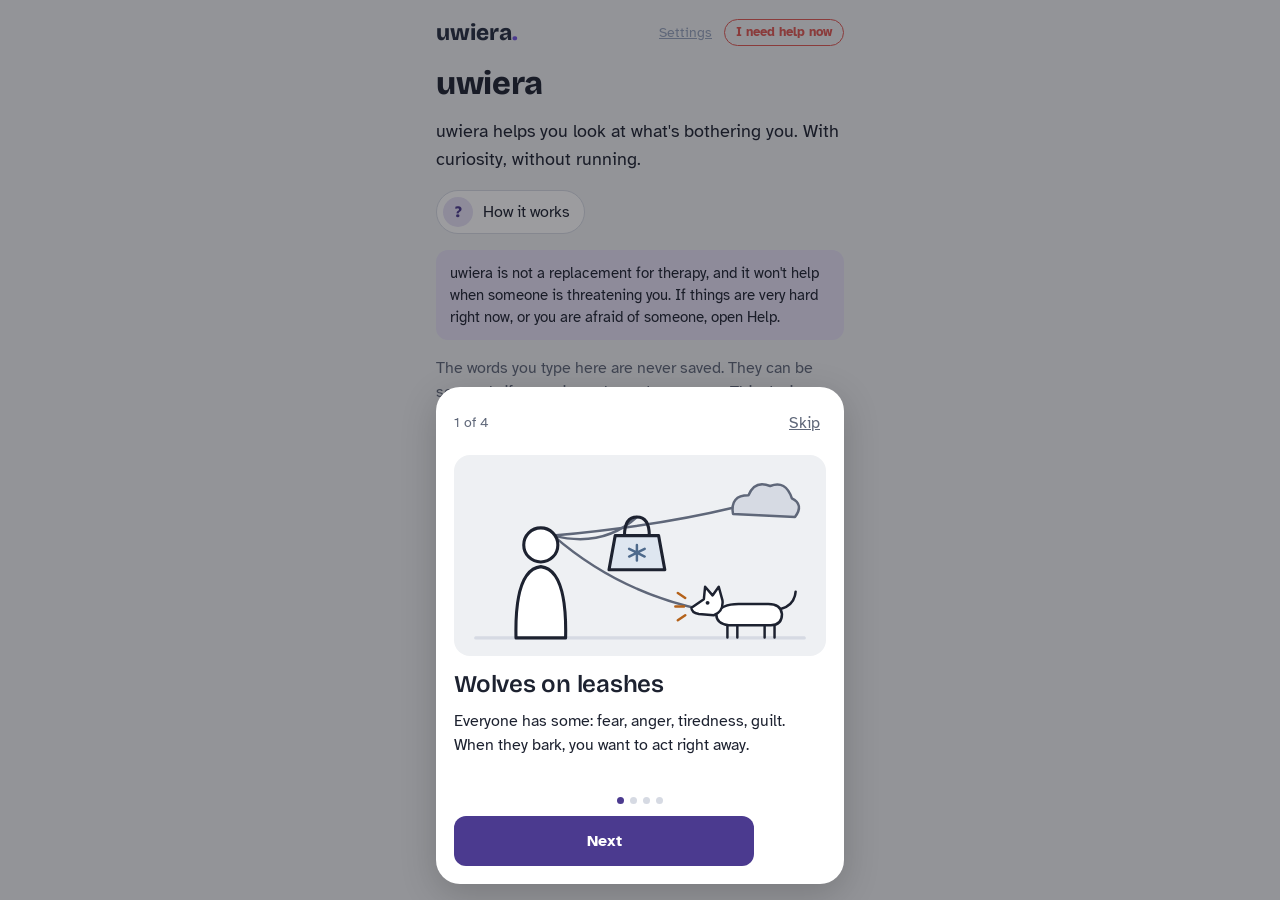
<file: index.html>
<!doctype html>
<html lang="pl">
  <head>
    <meta charset="UTF-8" />
    <meta name="viewport" content="width=device-width, initial-scale=1.0, viewport-fit=cover" />
    <meta name="theme-color" content="#3d4a43" />
    <meta name="description" content="Wciąż zimno. Już nie strasznie." />
    <link rel="icon" href="/icon.svg" type="image/svg+xml" />
    <link rel="apple-touch-icon" href="/apple-touch-icon.png" />
    <title>uwiera</title>
    <script type="module" crossorigin src="/assets/index-CW1aq5MN.js"></script>
    <link rel="stylesheet" crossorigin href="/assets/index-MeJyAs6c.css">
    <meta name="robots" content="noindex">
    <meta name="referrer" content="no-referrer">
  <link rel="manifest" href="/manifest.webmanifest"></head>
  <body>
    <div id="root"></div>
  </body>
</html>
</file>
<file: assets/index-MeJyAs6c.css>
@font-face{font-family:Bricolage Grotesque;font-style:normal;font-display:swap;font-weight:600;src:url(/assets/bricolage-grotesque-vietnamese-600-normal-Ipewt4hn.woff2)format("woff2"),url(/assets/bricolage-grotesque-vietnamese-600-normal-BppAn7jL.woff)format("woff");unicode-range:U+102-103,U+110-111,U+128-129,U+168-169,U+1A0-1A1,U+1AF-1B0,U+300-301,U+303-304,U+308-309,U+323,U+329,U+1EA0-1EF9,U+20AB}@font-face{font-family:Bricolage Grotesque;font-style:normal;font-display:swap;font-weight:600;src:url(/assets/bricolage-grotesque-latin-ext-600-normal-CN5JKkBm.woff2)format("woff2"),url(/assets/bricolage-grotesque-latin-ext-600-normal-DF26P3Q7.woff)format("woff");unicode-range:U+100-2BA,U+2BD-2C5,U+2C7-2CC,U+2CE-2D7,U+2DD-2FF,U+304,U+308,U+329,U+1D00-1DBF,U+1E00-1E9F,U+1EF2-1EFF,U+2020,U+20A0-20AB,U+20AD-20C0,U+2113,U+2C60-2C7F,U+A720-A7FF}@font-face{font-family:Bricolage Grotesque;font-style:normal;font-display:swap;font-weight:600;src:url(/assets/bricolage-grotesque-latin-600-normal-nxTgbNFE.woff2)format("woff2"),url(/assets/bricolage-grotesque-latin-600-normal-Bw0J83-2.woff)format("woff");unicode-range:U+??,U+131,U+152-153,U+2BB-2BC,U+2C6,U+2DA,U+2DC,U+304,U+308,U+329,U+2000-206F,U+20AC,U+2122,U+2191,U+2193,U+2212,U+2215,U+FEFF,U+FFFD}@font-face{font-family:Bricolage Grotesque;font-style:normal;font-display:swap;font-weight:800;src:url(/assets/bricolage-grotesque-vietnamese-800-normal-RJtJa6zl.woff2)format("woff2"),url(/assets/bricolage-grotesque-vietnamese-800-normal-DJ4hCX8l.woff)format("woff");unicode-range:U+102-103,U+110-111,U+128-129,U+168-169,U+1A0-1A1,U+1AF-1B0,U+300-301,U+303-304,U+308-309,U+323,U+329,U+1EA0-1EF9,U+20AB}@font-face{font-family:Bricolage Grotesque;font-style:normal;font-display:swap;font-weight:800;src:url(/assets/bricolage-grotesque-latin-ext-800-normal-BimIDUhy.woff2)format("woff2"),url(/assets/bricolage-grotesque-latin-ext-800-normal-CkoBqIJM.woff)format("woff");unicode-range:U+100-2BA,U+2BD-2C5,U+2C7-2CC,U+2CE-2D7,U+2DD-2FF,U+304,U+308,U+329,U+1D00-1DBF,U+1E00-1E9F,U+1EF2-1EFF,U+2020,U+20A0-20AB,U+20AD-20C0,U+2113,U+2C60-2C7F,U+A720-A7FF}@font-face{font-family:Bricolage Grotesque;font-style:normal;font-display:swap;font-weight:800;src:url(/assets/bricolage-grotesque-latin-800-normal-J50vIsBe.woff2)format("woff2"),url(/assets/bricolage-grotesque-latin-800-normal-Br4b-5gk.woff)format("woff");unicode-range:U+??,U+131,U+152-153,U+2BB-2BC,U+2C6,U+2DA,U+2DC,U+304,U+308,U+329,U+2000-206F,U+20AC,U+2122,U+2191,U+2193,U+2212,U+2215,U+FEFF,U+FFFD}@font-face{font-family:Atkinson Hyperlegible;font-style:normal;font-display:swap;font-weight:400;src:url(/assets/atkinson-hyperlegible-latin-ext-400-normal-DRk46D-x.woff2)format("woff2"),url(/assets/atkinson-hyperlegible-latin-ext-400-normal-Bbz-b3yf.woff)format("woff");unicode-range:U+100-2BA,U+2BD-2C5,U+2C7-2CC,U+2CE-2D7,U+2DD-2FF,U+304,U+308,U+329,U+1D00-1DBF,U+1E00-1E9F,U+1EF2-1EFF,U+2020,U+20A0-20AB,U+20AD-20C0,U+2113,U+2C60-2C7F,U+A720-A7FF}@font-face{font-family:Atkinson Hyperlegible;font-style:normal;font-display:swap;font-weight:400;src:url(/assets/atkinson-hyperlegible-latin-400-normal-BrHNak5F.woff2)format("woff2"),url(/assets/atkinson-hyperlegible-latin-400-normal-BbWidj28.woff)format("woff");unicode-range:U+??,U+131,U+152-153,U+2BB-2BC,U+2C6,U+2DA,U+2DC,U+304,U+308,U+329,U+2000-206F,U+20AC,U+2122,U+2191,U+2193,U+2212,U+2215,U+FEFF,U+FFFD}@font-face{font-family:Atkinson Hyperlegible;font-style:normal;font-display:swap;font-weight:700;src:url(/assets/atkinson-hyperlegible-latin-ext-700-normal-BoVPHkS0.woff2)format("woff2"),url(/assets/atkinson-hyperlegible-latin-ext-700-normal-CKkU2Dpt.woff)format("woff");unicode-range:U+100-2BA,U+2BD-2C5,U+2C7-2CC,U+2CE-2D7,U+2DD-2FF,U+304,U+308,U+329,U+1D00-1DBF,U+1E00-1E9F,U+1EF2-1EFF,U+2020,U+20A0-20AB,U+20AD-20C0,U+2113,U+2C60-2C7F,U+A720-A7FF}@font-face{font-family:Atkinson Hyperlegible;font-style:normal;font-display:swap;font-weight:700;src:url(/assets/atkinson-hyperlegible-latin-700-normal-GZI4o3u0.woff2)format("woff2"),url(/assets/atkinson-hyperlegible-latin-700-normal-BK6Glc0m.woff)format("woff");unicode-range:U+??,U+131,U+152-153,U+2BB-2BC,U+2C6,U+2DA,U+2DC,U+304,U+308,U+329,U+2000-206F,U+20AC,U+2122,U+2191,U+2193,U+2212,U+2215,U+FEFF,U+FFFD}:root{--bg:#eef0f3;--surface:#fff;--ink:#1d2230;--muted:#5f6779;--line:#d6dae3;--accent:#4b3a8f;--accent-ink:#fff;--accent-soft:#e6e1f6;--ventral:#2f7d6d;--ventral-soft:#dcefe9;--symp:#b4621a;--symp-soft:#f6e5d3;--dorsal:#4e6a8c;--dorsal-soft:#dee6f0;--warn:#8a3b3b;--warn-soft:#f4e1e1;--leaf:#5c9a6b;--display:"Bricolage Grotesque", "Avenir Next", system-ui, sans-serif;--body:"Atkinson Hyperlegible", "Segoe UI", system-ui, sans-serif;--lightningcss-light:initial;--lightningcss-dark: ;color-scheme:light}@media (prefers-color-scheme:dark){:root{--bg:#13151c;--surface:#1c1f29;--ink:#e7e9f0;--muted:#9aa1b3;--line:#2d3140;--accent:#a99cf0;--accent-ink:#16131f;--accent-soft:#2a2545;--ventral:#6fc4b1;--ventral-soft:#1b2f2b;--symp:#e8a565;--symp-soft:#33261a;--dorsal:#94acd0;--dorsal-soft:#1f2735;--warn:#e79a9a;--warn-soft:#3a2224;--leaf:#82c093;--lightningcss-light: ;--lightningcss-dark:initial;color-scheme:dark}}*{box-sizing:border-box}html,body{min-height:100%}body{background:var(--bg);color:var(--ink);font-family:var(--body);margin:0;font-size:16px;line-height:1.5}a{color:inherit}h1,h2,h3{font-family:var(--display);text-wrap:balance;letter-spacing:-.01em;margin:0}h1{font-size:2rem;font-weight:800;line-height:1.15}h2{font-size:1.5rem;font-weight:600;line-height:1.2}h3{font-size:1.05rem;font-weight:600}p{margin:0}.muted{color:var(--muted)}.small{font-size:.88rem}.lead{font-size:1.15rem}.center-text{text-align:center}.eyebrow{text-transform:uppercase;letter-spacing:.09em;color:var(--muted);font-size:.75rem;font-weight:700}.shell{max-width:440px;min-height:100dvh;padding:0 max(16px, env(safe-area-inset-right)) env(safe-area-inset-bottom) max(16px, env(safe-area-inset-left));flex-direction:column;margin:0 auto;display:flex}.topbar{padding:max(16px, env(safe-area-inset-top)) 0 16px;flex-wrap:wrap;justify-content:space-between;align-items:center;gap:8px 12px;display:flex}.wordmark{font-family:var(--display);font-size:1.4rem;font-weight:800;text-decoration:none}.wordmark span{color:var(--accent)}.topbar-actions{flex-wrap:wrap;justify-content:flex-end;align-items:center;gap:8px 12px;min-width:0;margin-left:auto;display:flex}.main{flex-direction:column;flex:1;padding-bottom:32px;display:flex}.stack{flex-direction:column;gap:16px;display:flex}.stack-s{flex-direction:column;gap:8px;display:flex}.stack.center{text-align:center;align-items:center;padding-top:8vh}.row{flex-wrap:wrap;align-items:center;gap:8px;display:flex}.row .grow{flex:140px}.center-row{justify-content:center}.screen{flex-direction:column;flex:1;gap:20px;display:flex}.screen.center{text-align:center;justify-content:center;align-items:center}.progress{gap:4px;display:flex}.progress i{background:var(--line);border-radius:2px;flex:1;height:4px}.progress i.on{background:var(--accent)}.btn{font:inherit;cursor:pointer;background:var(--accent);color:var(--accent-ink);text-align:center;border:0;border-radius:12px;padding:13px 18px;font-weight:700;text-decoration:none;display:inline-block}.btn.ghost{color:var(--muted);border:1.5px solid var(--line);background:0 0}.btn[disabled]{opacity:.45;cursor:not-allowed}.actions{gap:10px;width:100%;margin-top:auto;padding-top:12px;display:flex}.actions .btn{flex:1}.actions.top{top:env(safe-area-inset-top,0px);z-index:1;background:var(--bg);margin-top:0;padding-block:8px;position:sticky}.chip{font:inherit;border:1.5px solid var(--line);background:var(--surface);color:var(--ink);cursor:pointer;border-radius:999px;padding:7px 13px;font-size:.92rem}.chip[aria-pressed=true]{background:var(--accent-soft);border-color:var(--accent);font-weight:700}.btn:focus-visible,.chip:focus-visible,.state:focus-visible,.fam:focus-visible,.need:focus-visible,a:focus-visible{outline:3px solid var(--accent);outline-offset:2px}.quiet-link{color:var(--muted);font-size:.9rem}.icon-button{width:36px;height:36px;color:var(--muted);border:1.5px solid var(--line);border-radius:999px;justify-content:center;align-items:center;text-decoration:none;display:inline-flex}.crisis-button{color:var(--warn);text-align:center;border:1.5px solid;border-radius:999px;max-width:9.5em;padding:5px 11px;font-size:.82rem;font-weight:700;line-height:1.15;text-decoration:none}.id-box{word-break:break-all;background:var(--surface);border:1.5px solid var(--line);border-radius:12px;padding:10px 12px;font-family:ui-monospace,SFMono-Regular,Menlo,monospace;font-size:.85rem}.tests{gap:8px;margin:0;padding:0;list-style:none;display:grid}.tests li{background:var(--surface);border:1.5px solid var(--line);overflow-wrap:anywhere;border-radius:12px;padding:10px 12px}label.field{flex-direction:column;gap:6px;display:flex}input[type=text],select{width:100%;font:inherit;color:var(--ink);background:var(--surface);border:1.5px solid var(--line);border-radius:12px;padding:12px 14px}input[type=text]:focus,select:focus{border-color:var(--accent);outline:none}.scale{flex-direction:column;gap:6px;display:flex}.scale-top{justify-content:space-between;align-items:baseline;gap:12px;display:flex}.scale-val{font-family:var(--display);font-variant-numeric:tabular-nums;font-size:2rem;font-weight:800}input[type=range]{width:100%;accent-color:var(--accent)}.scale-legend{color:var(--muted);justify-content:space-between;font-size:.8rem;display:flex}.card{background:var(--surface);border:1.5px solid var(--line);border-radius:16px;padding:16px}.note{border-radius:12px;padding:12px 14px;font-size:.92rem}.note.warn{background:var(--warn-soft);border:1px solid var(--warn)}.note.info{background:var(--accent-soft)}.tier{background:var(--dorsal-soft);border-radius:12px;padding:12px 14px;font-size:.92rem}.calm{background:var(--ventral-soft);border-radius:16px;padding:18px}.help-nearby{border-top:1px solid var(--line);margin-top:28px;padding-top:16px;font-size:.92rem}.help-nearby .link-button{color:var(--muted);align-self:flex-start;padding:6px 0}.draft-note{color:var(--muted);border:1px dashed var(--line);border-radius:12px;padding:8px 12px;font-size:.85rem}.left{text-align:left;width:100%}.info-link{color:var(--muted);border-bottom:1px dashed var(--line);font-size:.92rem;text-decoration:none}.relax-link{color:var(--muted);align-items:center;gap:6px;padding:6px 8px;font-size:.92rem;text-decoration:none;display:inline-flex}.home-links{flex-wrap:wrap;justify-content:center;gap:2px 12px;display:flex}.btn.even{color:var(--ink)}.toggle{cursor:pointer;align-items:flex-start;gap:10px;display:flex}.toggle input{width:18px;height:18px;accent-color:var(--accent);flex:none;margin-top:3px}.examples{gap:6px;margin:0;padding-left:1.2em;display:grid}.ladder{flex-direction:column;gap:10px;display:flex}.state{text-align:left;font:inherit;color:var(--ink);background:var(--surface);border:1.5px solid var(--line);cursor:pointer;border-radius:14px;grid-template-columns:14px 1fr;align-items:start;gap:4px 12px;padding:14px 16px;display:grid}.state .dot{border-radius:50%;grid-row:span 2;width:14px;height:14px;margin-top:5px}.state b{font-family:var(--display);font-size:1.05rem}.state small{color:var(--muted);font-size:.88rem;line-height:1.4}.state[data-s=connected] .dot{background:var(--ventral)}.state[data-s=mobilised] .dot{background:var(--symp)}.state[data-s=shutdown] .dot{background:var(--dorsal)}.state[aria-pressed=true][data-s=connected]{border-color:var(--ventral);background:var(--ventral-soft)}.state[aria-pressed=true][data-s=mobilised]{border-color:var(--symp);background:var(--symp-soft)}.state[aria-pressed=true][data-s=shutdown]{border-color:var(--dorsal);background:var(--dorsal-soft)}.fams{grid-template-columns:repeat(3,minmax(0,1fr));gap:8px;display:grid}@media (width<=360px){.fams{grid-template-columns:repeat(2,minmax(0,1fr))}}.fam{font:inherit;color:var(--ink);background:var(--surface);border:1.5px solid var(--line);cursor:pointer;border-radius:12px;flex-direction:column;justify-content:center;align-items:center;gap:2px;min-height:58px;padding:10px 8px;display:flex}.fam b{font-family:var(--display);font-size:.98rem;font-weight:600}.fam small{color:var(--accent);min-height:1em;font-size:.75rem;font-weight:700}.fam[aria-expanded=true]{border-color:var(--accent);background:var(--accent-soft)}.need{border:1.5px solid var(--line);cursor:pointer;background:var(--surface);text-align:left;font:inherit;color:var(--ink);border-radius:12px;flex-direction:column;gap:2px;padding:12px 14px;display:flex}.need[aria-pressed=true]{border-color:var(--accent);background:var(--accent-soft)}.need b{font-family:var(--display);font-weight:600}.need small{color:var(--muted)}.why{color:var(--muted);font-size:.88rem}.cue{text-align:center;justify-content:center;align-items:center;min-height:3.5em;font-size:1.1rem;display:flex}.breath{justify-content:center;align-items:center;width:200px;height:200px;margin:0 auto;display:flex;position:relative}.breath .orb{background:var(--accent-soft);border:2px solid var(--accent);border-radius:50%;width:90px;height:90px;transition-property:transform;transition-timing-function:ease-in-out}.breath .lbl{font-family:var(--display);font-weight:600;position:absolute}.leaf{width:56px;height:56px}.leaf path{fill:var(--leaf)}.leaf .vein{fill:none;stroke:var(--bg);stroke-width:2.5px;stroke-linecap:round}.leaf.grow{transform-origin:50% 100%;width:72px;height:72px;animation:1.4s ease-out both grow}@keyframes grow{0%{opacity:0;transform:scale(.3)}to{opacity:1;transform:scale(1)}}.thanks-line{max-width:22ch}.witness-words{white-space:pre-wrap;overflow-wrap:anywhere;gap:8px;max-width:100%;margin:0;display:grid}.witness-words p{margin:0}.helplines{gap:10px;margin:0;padding:0;list-style:none;display:grid}.helpline{background:var(--surface);border:1.5px solid var(--line);border-radius:14px;gap:2px;padding:14px 16px;text-decoration:none;display:grid}.helpline-number{font-family:var(--display);font-variant-numeric:tabular-nums;font-size:1.4rem;font-weight:800}.helpline-hint{color:var(--muted);font-size:.9rem}.help-checked{font-size:.85rem}.doors{gap:10px;display:grid}.door-button{border:1.5px solid var(--line);width:100%;color:inherit;font:inherit;text-align:left;cursor:pointer;background:0 0;border-radius:14px;gap:2px;padding:14px 16px;display:grid}.door-button[aria-expanded=true]{background:var(--surface)}.door-label{font-weight:700}.door-body{padding:14px 4px 6px}.event-card{flex-direction:column;gap:2px;margin-top:12px;text-decoration:none;display:flex}.event-card b{font-family:var(--display);font-size:1.1rem}.link-button{font:inherit;cursor:pointer;background:0 0;border:0;align-self:center;padding:6px;text-decoration:underline}.walk{gap:14px}.walk-scene{background:var(--surface);border:1.5px solid var(--line);border-radius:16px;width:100%;height:auto;overflow:hidden}.walk-scene .ground{stroke:var(--line);stroke-width:2px}.walk-scene .triggers{fill:none;stroke:var(--muted);stroke-width:1.6px;stroke-linecap:round;opacity:.55;animation:drift var(--scroll) linear infinite}.walk-scene .leash{fill:none;stroke:var(--muted);stroke-width:1.2px;stroke-dasharray:3 2}.walk-scene .wolf{fill:var(--dorsal);stroke:var(--dorsal)}.walk-scene .wolf .leg,.walk-scene .wolf .tail{fill:none;stroke-width:2.4px;stroke-linecap:round}.walk-scene .wolf .eye-dot{fill:var(--surface);stroke:none}.walk-scene .wolf .eye{fill:none;stroke:var(--surface);stroke-width:1.2px;stroke-linecap:round}.walk-scene.running .wolf{animation:bark var(--bark) ease-in-out infinite alternate;transform-box:fill-box}.walk-scene .person{fill:var(--accent);stroke:var(--accent)}.walk-scene .person .leg,.walk-scene .person .arm{fill:none;stroke-width:3px;stroke-linecap:round}.walk-scene .person .eye{fill:var(--surface);stroke:none}.walk-scene.running .person{animation:bob var(--bark) ease-in-out infinite alternate}.walk-scene.stopped .triggers,.walk-scene.looking .triggers,.walk-scene.resting .triggers{animation-play-state:paused}.walk-scene .flowers circle{fill:var(--symp)}.walk-scene .flowers .stem{stroke:var(--leaf);stroke-width:1.6px}.walk-scene .flowers .bloom{transform-box:fill-box;transform-origin:50% 100%;animation:.9s ease-out both bloom}@keyframes drift{0%{transform:translate(0)}to{transform:translate(-320px)}}@keyframes bark{0%{translate:0}to{translate:0 -2.5px}}@keyframes bob{0%{translate:0}to{translate:0 -2px}}@keyframes bloom{0%{opacity:0;transform:scale(.2)}to{opacity:1;transform:scale(1)}}.walk .cue{text-align:center;min-height:4.5em;font-size:1.05rem}.btn.hold{touch-action:none;-webkit-user-select:none;user-select:none;-webkit-touch-callout:none;width:100%;padding:20px 18px;transition:background .4s}.btn.hold.holding{background:var(--ventral)}.guardian h3{font-size:1.3rem}.deeper{border-top:1px solid var(--line);padding-top:10px}.deeper summary{cursor:pointer;color:var(--muted);font-weight:700}.deeper .stack-s{padding-top:8px}.zoom-scene{width:min(78vw,300px);height:auto}.zoom-ring{fill:var(--ventral-soft);stroke:var(--ventral);stroke-width:1.2px;transform-box:fill-box;transform-origin:50%;animation:1.2s ease-out both widen}.zoom-ring+.zoom-ring{fill-opacity:.85}.knot circle{fill:var(--dorsal)}.knot path{fill:none;stroke:var(--surface);stroke-width:1.6px;stroke-linecap:round}@keyframes widen{0%{opacity:0;transform:scale(.82)}to{opacity:1;transform:scale(1)}}@media (prefers-reduced-motion:reduce){.breath .orb{transition:none!important}.leaf.grow{animation:none}.walk-scene *,.zoom-ring{animation:none!important}}.sr-only{clip-path:inset(50%);white-space:nowrap;border:0;width:1px;height:1px;margin:-1px;padding:0;position:absolute;overflow:hidden}.open-session{flex-direction:column;flex:1;gap:12px;display:flex}.open-session [tabindex="-1"]:focus{outline:none}textarea{width:100%;font:inherit;color:var(--ink);background:var(--surface);border:1.5px solid var(--line);resize:vertical;border-radius:12px;padding:12px 14px}textarea:focus{border-color:var(--accent);outline:none}.btn.wide{width:100%;max-width:300px}.chip.big{padding:11px 16px;font-size:1rem}.too-much{color:var(--muted);align-self:center;min-height:44px}.left-link{color:var(--muted);align-self:flex-start;padding:6px 0;font-size:.9rem}.witness{justify-content:center}.witness .actions{margin-top:12px}.obok{color:var(--muted);flex-direction:column;align-items:center;gap:8px;display:flex}.obok-wolf{color:inherit;background:0 0;border:0;padding:0;line-height:0}.wolf-far{fill:currentColor;opacity:.5}.wolf-near{fill:currentColor;stroke:var(--bg);stroke-width:3px;paint-order:stroke}.wolf-nose{fill:var(--bg)}.wolf-stems{stroke:var(--ventral);stroke-width:1.4px;stroke-linecap:round;fill:none;opacity:.7}.wolf-line{fill:none;stroke:var(--bg);stroke-width:2px;stroke-linecap:round}.wolf-flowers{fill:var(--accent);opacity:.7}.obok-body{transform-box:fill-box;transform-origin:50% 100%}.obok-moving .obok-body{animation:7s ease-in-out infinite obok-breath}.obok-wolf[aria-pressed=true] .obok-body{animation-play-state:paused}.obok-word{font-family:var(--display);overflow-wrap:anywhere;text-align:center;margin:0;font-size:1.1rem}.obok-moving .obok-word{animation:7s ease-in-out infinite obok-word}.obok-more{min-height:44px}.obok-panel{gap:10px;width:100%;display:grid}@keyframes obok-breath{0%,to{transform:scaleY(1)}45%{transform:scaleY(1.05)}}@keyframes obok-word{0%,to{opacity:.45}45%{opacity:1}}@media (prefers-reduced-motion:reduce){.obok-moving .obok-body,.obok-moving .obok-word{animation:none}}.their-place{color:var(--muted,inherit);margin:0}.witness-other{gap:10px;display:grid}.their-words{font-family:var(--display);white-space:pre-wrap;overflow-wrap:anywhere;border-left:3px solid var(--line);margin:0;padding:2px 0 2px 14px;font-size:1.25rem;line-height:1.35}.selectable{-webkit-user-select:all;user-select:all}.word-pick{font:inherit;color:inherit;cursor:pointer;background:0 0;border:0;border-radius:4px;padding:0;transition:opacity .3s}.their-words.picking .word-pick:not([aria-pressed=true]){opacity:.4}.word-pick:focus-visible{outline:2px solid var(--line)}.witness-said{transition:opacity .6s}.witness-said.later{opacity:0}@media (prefers-reduced-motion:reduce){.word-pick,.witness-said{transition:none}}.dark-stage{--bg:#0d0f14;--surface:#171a22;--ink:#d5d8e2;--muted:#9198ab;--line:#2b2f3c;--accent:#a99cf0;--accent-ink:#16131f;--accent-soft:#2a2545;--warn:#e79a9a;--lightningcss-light: ;--lightningcss-dark:initial;color-scheme:dark;z-index:50;overscroll-behavior:contain;background:var(--bg);color:var(--ink);padding:max(24px, env(safe-area-inset-top)) max(20px, env(safe-area-inset-right)) max(12px, env(safe-area-inset-bottom)) max(20px, env(safe-area-inset-left));flex-direction:column;display:flex;position:fixed;inset:0;overflow-y:auto}.dark-stage>*{width:100%;max-width:440px;margin-inline:auto;position:relative}.dark-stage>.stay-glow{pointer-events:none;background:radial-gradient(60vmax 44vmax at 50% 62%,#788aaa21,#0000 70%);max-width:none;animation:29s ease-in-out infinite alternate stay-drift;position:fixed;inset:0}@keyframes stay-drift{0%{opacity:.55;transform:translateY(2%)scale(1)}to{opacity:1;transform:translateY(-3%)scale(1.08)}}.stay-middle{flex-direction:column;flex:1;justify-content:center;gap:16px;display:flex}.stay-invite{font-family:var(--display);text-align:center;gap:14px;font-size:1.35rem;line-height:1.35;transition:opacity 2.4s;display:grid}.stay-invite .small{font-family:var(--body)}.stay-invite.faded{opacity:0}.stay-steps{gap:14px;display:grid}.plain-steps{gap:10px;margin:0;padding-left:1.3em;font-size:1.1rem;display:grid}.quiet-bar{flex-wrap:wrap;justify-content:space-between;gap:8px;font-size:.92rem;display:flex}.quiet-bar .link-button,.end-help{color:var(--muted);min-height:44px;padding:10px 6px;text-decoration:none}.dark-stage .link-button:focus-visible,.dark-stage .btn:focus-visible{outline:3px solid var(--accent);outline-offset:2px}.stay-end{flex-direction:column;flex:1;justify-content:center;gap:24px;animation:2.2s 1.2s both stay-rise;display:flex}.end-line{max-width:22ch;font-size:1.6rem}.stay-choices{gap:10px;display:grid}.dark-stage .help-nearby{flex:none;margin-top:12px}.dark-stage .btn.ghost{color:var(--ink)}.end-help{flex:none;align-self:center;width:auto!important}@keyframes stay-rise{0%{opacity:0}to{opacity:1}}@media (prefers-reduced-motion:reduce){.dark-stage>.stay-glow,.stay-end{animation:none}.stay-invite{transition:none}.dark-stage .breath .orb{transform:none!important}}.cup{width:96px;height:88px;margin:0 auto}.cup .fill{fill:var(--accent);opacity:.55}.cup .rim{fill:none;stroke:var(--ink);stroke-width:2.4px;stroke-linejoin:round;stroke-linecap:round}.cup .steam{fill:none;stroke:var(--muted);stroke-width:1.8px;stroke-linecap:round;opacity:.6}a[data-disabled=true]{opacity:.45;cursor:not-allowed}.card-lines{gap:.25rem;margin:0;display:grid}.card-line{border-bottom:1px solid var(--line,#80808040);grid-template-columns:1fr auto;align-items:baseline;gap:.15rem .75rem;padding:.75rem 0;display:grid}.card-line dt{grid-column:1/-1;margin:0}.card-line dd{overflow-wrap:anywhere;margin:0;font-size:1.1rem}.btn.stretch{width:100%;max-width:none}.finding .stack-s{align-items:center;margin-top:8px}.has-mention{padding-bottom:calc(14rem + env(safe-area-inset-bottom))}.mention-popup{left:0;right:0;bottom:max(12px, env(safe-area-inset-bottom));z-index:5;box-sizing:border-box;text-align:left;width:calc(100% - 32px);max-width:408px;margin:0 auto;padding:16px 16px 14px;animation:.4s ease-out both mention-in;position:fixed;box-shadow:0 6px 24px #0000001f}.mention-popup p{margin:0;padding-right:28px}.mention-popup .actions{margin-top:0;padding-top:4px}.mention-close{width:44px;height:44px;color:var(--muted);cursor:pointer;background:0 0;border:0;font-size:1.4rem;line-height:1;position:absolute;top:2px;right:2px}.mention-close:focus-visible{outline:2px solid var(--line);border-radius:12px}@keyframes mention-in{0%{opacity:0;transform:translateY(12px)}to{opacity:1;transform:none}}@media (prefers-reduced-motion:reduce){.mention-popup{animation:none}}.has-mention-line{padding-bottom:calc(6rem + env(safe-area-inset-bottom))}.mention-line{z-index:5;box-sizing:border-box;padding:6px 8px calc(6px + env(safe-area-inset-bottom)) 16px;background:var(--bg);border-top:1px solid var(--line);text-align:left;animation:.4s ease-out both mention-in;position:fixed;bottom:0;left:0;right:0}.mention-line-row{align-items:center;gap:12px;max-width:408px;margin:0 auto;display:flex}.mention-line-row p{color:var(--muted);flex:1;margin:0;font-size:.9rem}.mention-line-row .quiet-link{padding:12px 0}.mention-line .mention-close{flex:none;position:static}.mention-line-already{max-width:408px;margin:0 auto;padding:4px 0 6px;font-size:.8rem;display:block}@media (prefers-reduced-motion:reduce){.mention-line{animation:none}}.bank{border-top:1px solid var(--line);width:100%;padding-top:12px}.bank h2{margin:0;font-size:1rem}.bank-details{text-align:left;width:100%;margin:0}.bank-details dt{color:var(--muted);margin-top:8px;font-size:.8rem}.bank-details dd{overflow-wrap:anywhere;margin:0}.bank-details .iban{font-variant-numeric:tabular-nums;letter-spacing:.02em}.closing{justify-content:flex-start;gap:20px;padding-block:12px 8px}.closing>:first-child{margin-top:auto}.closing>:last-child{margin-bottom:auto}.closing-later{animation:.6s both stay-rise}.closing-card .card-line{grid-template-columns:1fr}.closing-card .card-line:last-child{border-bottom:0}.closing-bar{flex:none;justify-content:center;gap:20px}.leash-scene{width:min(100%,300px);height:auto;color:var(--muted);margin-inline:auto;display:block;overflow:visible}.leash-ground{stroke:var(--line);stroke-width:1.5px;stroke-linecap:round}.leash-rope,.leash-loop{fill:none;stroke:var(--accent);stroke-width:2.4px;stroke-linecap:round}.leash-grip{fill:#0000;cursor:grab;touch-action:none}@media (prefers-reduced-motion:reduce){.closing-later{animation:none}}.tyle{flex-direction:column;flex:1;justify-content:center;gap:22px;display:flex}.tyle [tabindex="-1"]:focus{outline:none}.tyle-lines{gap:14px;display:grid}.tyle-line{font-family:var(--display);white-space:pre-wrap;overflow-wrap:anywhere;margin:0;font-size:1.2rem;font-weight:600;line-height:1.38}.tyle-line.quote{border-left:3px solid var(--line);padding-left:14px}.tyle-line.small{color:var(--muted);font-size:1rem}button.tyle-line{text-align:left;color:inherit;cursor:pointer;background:0 0;border:0;border-radius:8px;padding:6px 0;transition:opacity 1.4s,transform 1.8s,filter 1.8s}button.tyle-line.small{color:var(--muted)}button.tyle-line:focus-visible{outline:3px solid var(--accent);outline-offset:2px}button.tyle-line.sunk{opacity:.16;filter:blur(1.2px);transform:translateY(10px)}.tyle-ask,.tyle-added{gap:14px;display:grid}.tyle-added{gap:6px}.tyle-core{font-family:var(--display);overflow-wrap:anywhere;margin:0;font-size:1.6rem;font-weight:600;line-height:1.3}.tyle-closing{font-family:var(--body);color:var(--muted);font-size:1.15rem;font-weight:400;line-height:1.5}.tyle-skip{color:var(--muted);align-self:center}.tyle .slow{animation:1.1s both tyle-in}@keyframes tyle-in{0%{opacity:0}to{opacity:1}}.tyle-words{font-family:var(--display);overflow-wrap:anywhere;margin:0;font-size:1.2rem;font-weight:600;line-height:1.38}.tyle-word{white-space:pre;animation:3.2s forwards tyle-drift;display:inline-block}@keyframes tyle-drift{to{opacity:0;filter:blur(7px);transform:translateY(-22px)}}.tyle-mist{height:150px;position:relative}.tyle-mote{filter:blur(7px);background:#a99cf066;border-radius:50%;width:26px;height:26px;animation:4s forwards tyle-mote;position:absolute}@keyframes tyle-mote{to{opacity:0;transform:translate(var(--dx), var(--dy)) scale(2.4)}}@media (prefers-reduced-motion:reduce){.tyle .slow,.tyle-word,.tyle-mote{animation:none}button.tyle-line{transition:none}}.home-ask{margin-block:8px 4px;font-size:clamp(2rem,9vw,2.6rem)}.home-doors{justify-items:center;gap:12px;width:100%;display:grid}.home-door{gap:2px;display:grid}.home-door small{font-family:var(--body);opacity:.8;font-size:.85rem;font-weight:400}.topbar{z-index:21;position:relative}.steps-backdrop{z-index:20;padding:16px max(16px, env(safe-area-inset-right)) max(16px, env(safe-area-inset-bottom)) max(16px, env(safe-area-inset-left));background:#13151c6b;justify-content:center;align-items:flex-end;animation:.3s ease-out both steps-fade;display:flex;position:fixed;inset:0}.steps-sheet{box-sizing:border-box;background:var(--surface);border-radius:24px;flex-direction:column;gap:10px;width:100%;max-width:408px;padding:14px 18px 18px;animation:.35s ease-out both mention-in;display:flex;box-shadow:0 10px 36px #0000002e}.steps-sheet:focus{outline:none}.steps-sheet h2{margin:4px 0 0}.steps-sheet p{min-height:4.5em;margin:0}.steps-top{justify-content:space-between;align-items:center;min-height:44px;display:flex}.steps-picture{background:var(--bg);border-radius:16px;width:100%;height:auto;max-height:34vh}.steps-dots{justify-content:center;gap:6px;padding:6px 0 2px;display:flex}.steps-dots span{background:var(--line);border-radius:50%;width:7px;height:7px}.steps-dots span.on{background:var(--accent)}.steps-list{flex-direction:column;gap:12px;display:flex}.steps-card{grid-template-columns:112px minmax(0,1fr);align-items:center;gap:12px;display:grid}.steps-card h2{margin:0;font-size:1.05rem}.steps-card p{margin:0}.steps-open{border:1px solid var(--line);background:var(--surface);min-height:44px;color:var(--ink);font:inherit;cursor:pointer;border-radius:999px;align-self:flex-start;align-items:center;gap:10px;padding:6px 14px 6px 6px;display:inline-flex}.steps-open-icon{background:var(--accent-soft);width:30px;height:30px;color:var(--accent);font-family:var(--display);border-radius:50%;place-items:center;font-weight:800;display:inline-grid}@keyframes steps-fade{0%{opacity:0}to{opacity:1}}@media (prefers-reduced-motion:reduce){.steps-backdrop,.steps-sheet{animation:none}}
</file>
